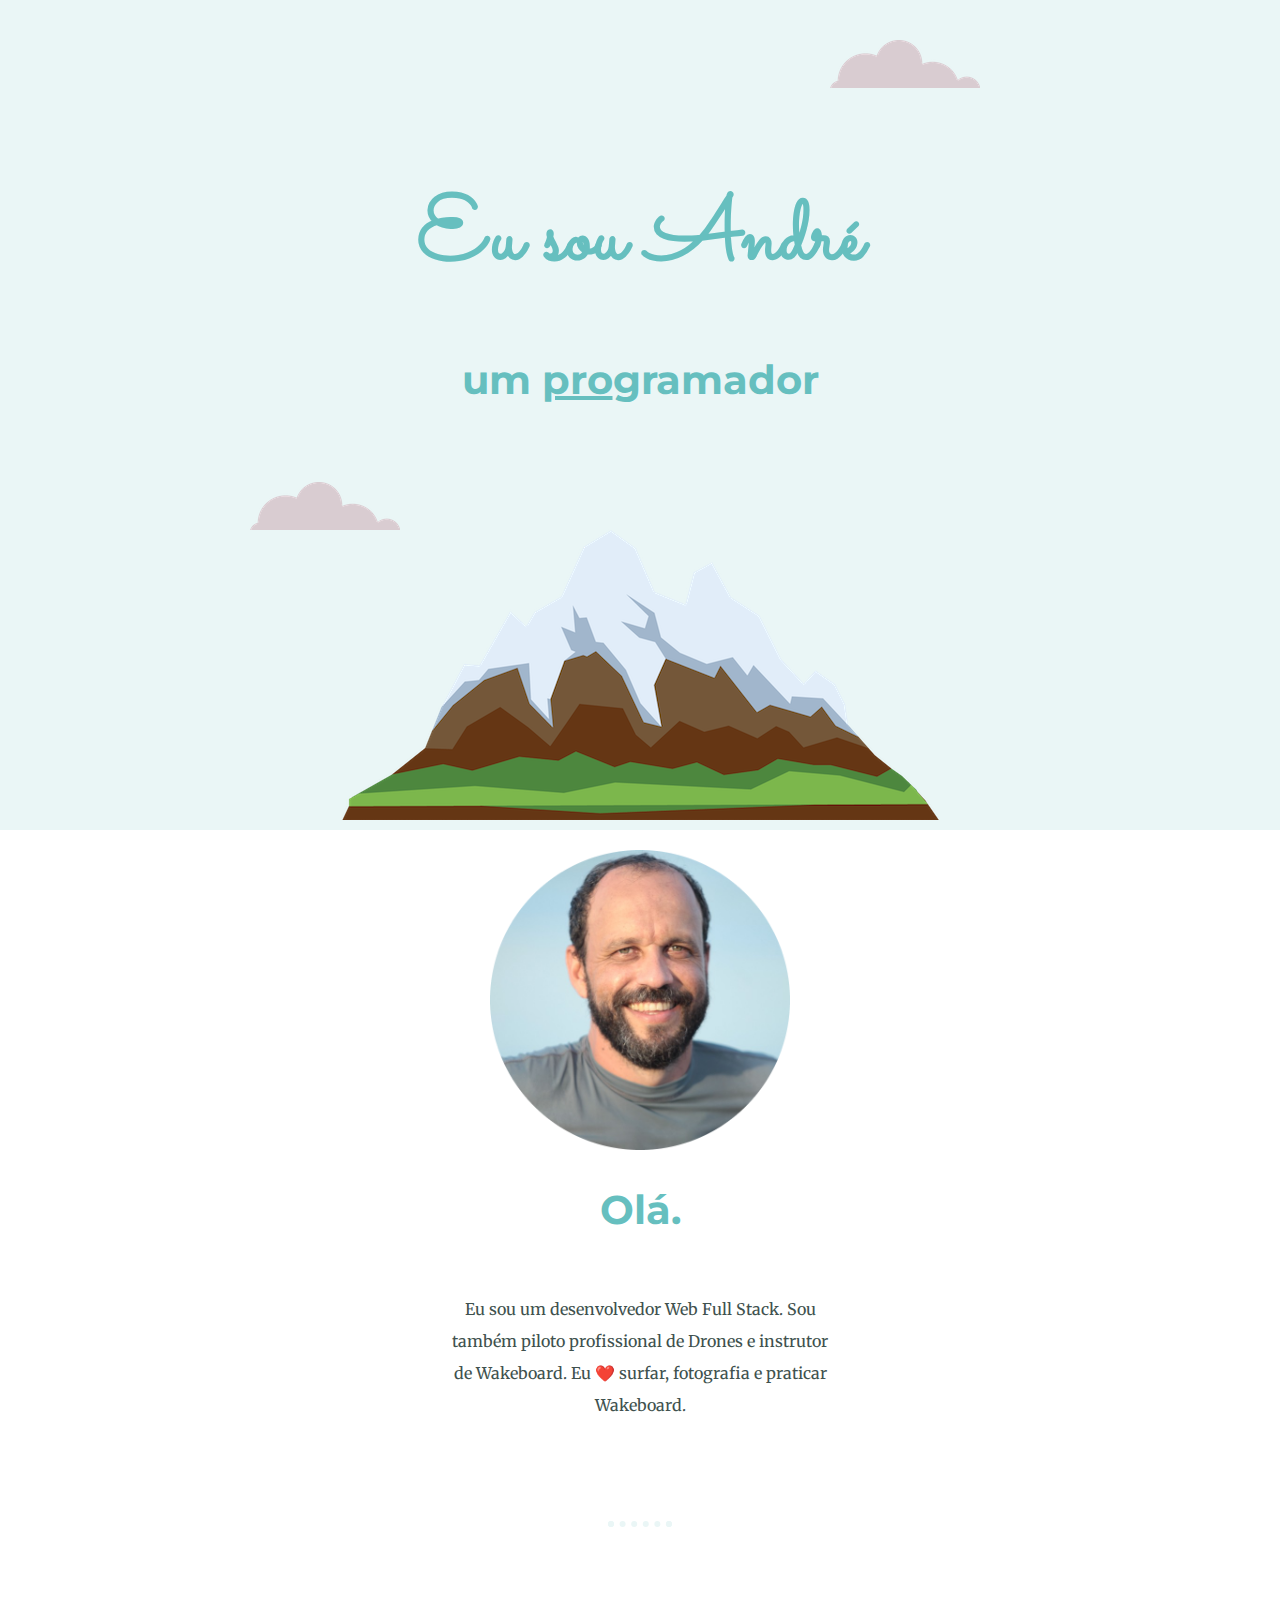
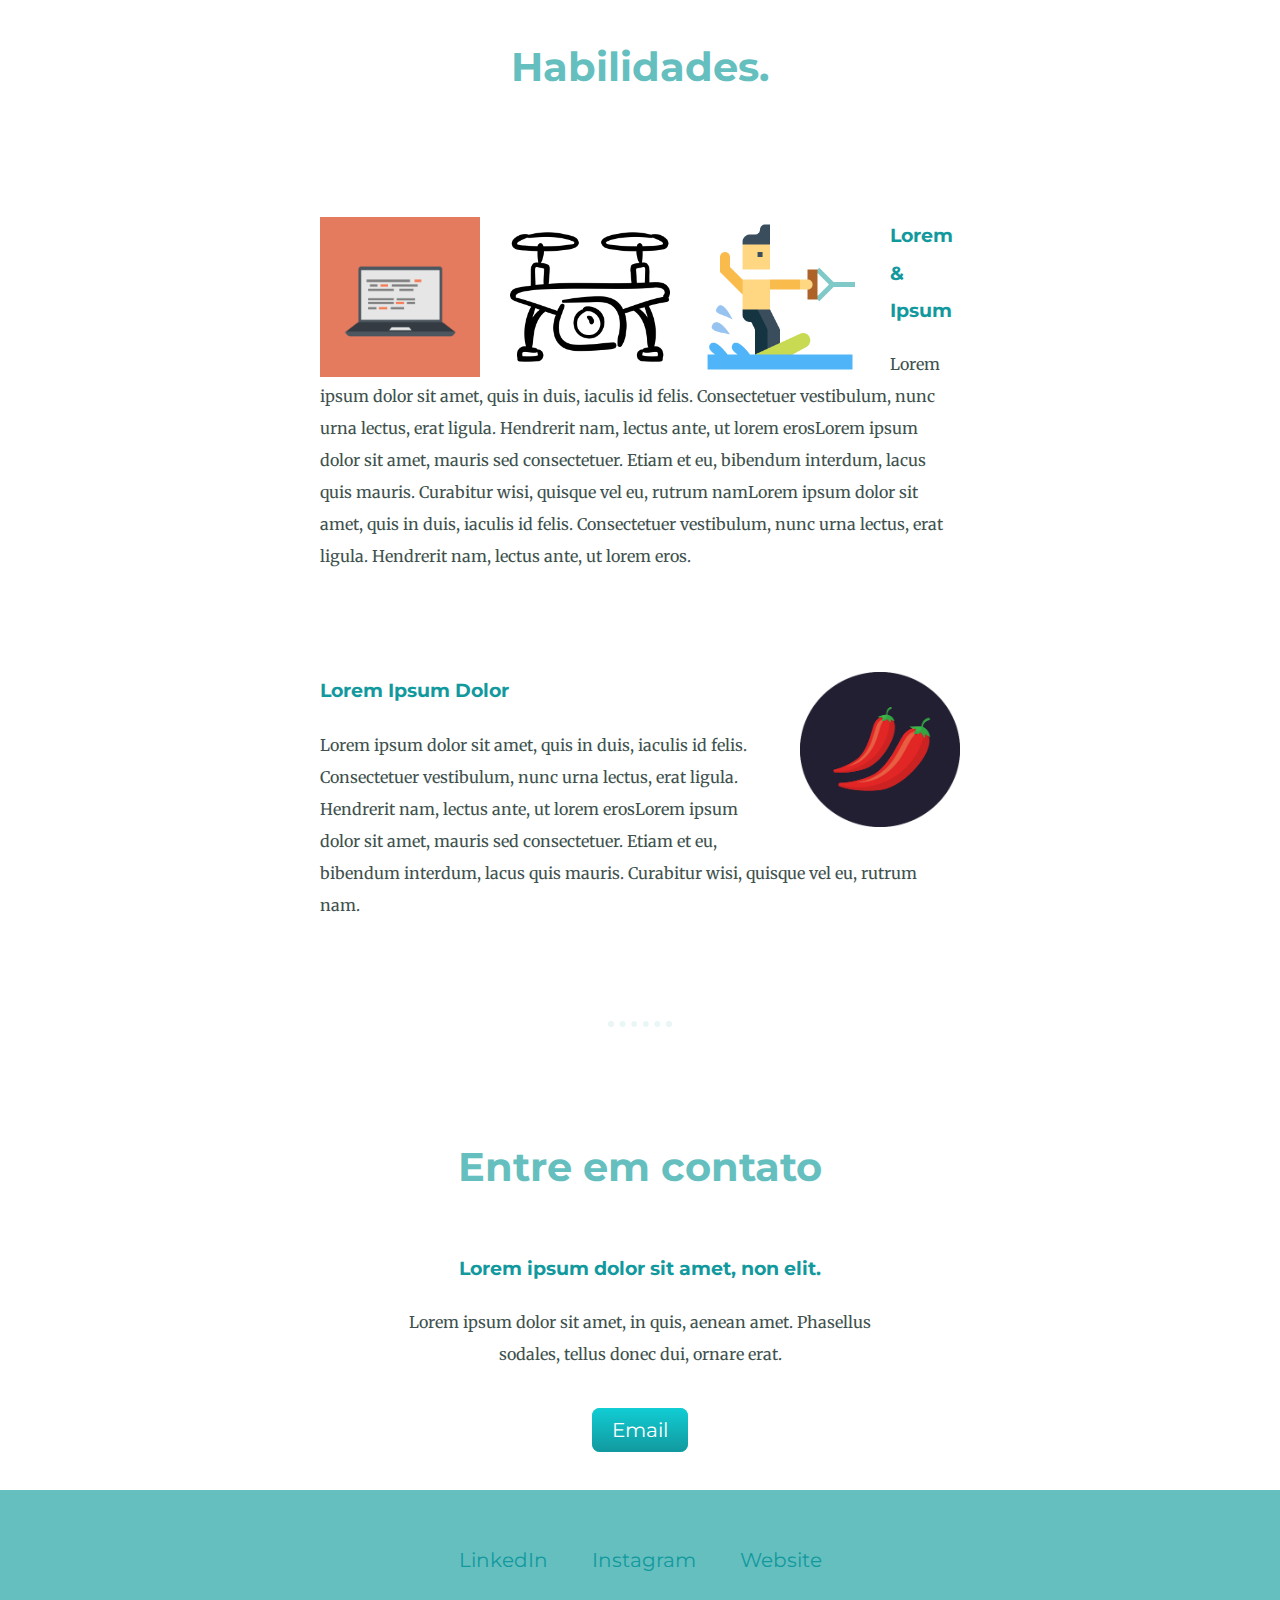
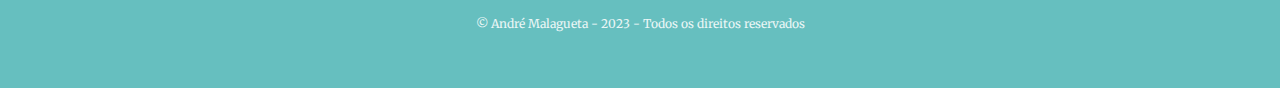
<file: index.html>
<!DOCTYPE html>
<html lang="br">
<head>
    <meta charset="UTF-8">
    <meta name="viewport" content="width=device-width, initial-scale=1.0">
    <title>André Malagueta</title>
    <link rel="stylesheet" href="css/syles.css">
    <link rel="icon" href="favicon.ico">
    <link rel="preconnect" href="https://fonts.googleapis.com">
    <link rel="preconnect" href="https://fonts.gstatic.com" crossorigin>
    <link href="https://fonts.googleapis.com/css2?family=Merriweather&family=Montserrat&family=Sacramento&display=swap" rel="stylesheet">
    

</head>
<body>
  
    <div class="top-container">
        <img class="topcloud" src="imagens/cloud.png" alt="cloud-img">
        <h1>Eu sou André</h1>
        <h2>um <span class="pro">pro</span>gramador</h2>
        <img class="bottomcloud" src="imagens/cloud.png" alt="cloud-img">
        <img src="imagens/mountain.png" alt="mountain-img">
        
    </div>
    <div class="middle-container">
        <div class="profile">
          <img src="imagens/Foto andre-modified.png" alt="imagem do perfil" width="300px">
          <h2 class="h2">Olá.</h2>
          <p class="intro" >Eu sou um desenvolvedor Web Full Stack. Sou também piloto profissional de Drones e instrutor de Wakeboard. Eu ❤️ surfar, fotografia e praticar Wakeboard.</p>
        </div>
        <hr>
        <div class="skills">
          <h2>Habilidades.</h2>
          <div class="skill-row">
            <img class="hab-img" src="imagens/computer.png" alt="imagem de um computador">
            <img class="hab-img" src="imagens/drone.png" alt="imagem de um drone">
            <img class="hab-img" src="imagens/water-skiing.png" alt="imagem de um wakeboarder" >
            <h3>Lorem & Ipsum</h3>
            <p>Lorem ipsum dolor sit amet, quis in duis, iaculis id felis. Consectetuer vestibulum, 
              nunc urna lectus, erat ligula. Hendrerit nam, lectus ante, ut lorem erosLorem ipsum dolor sit amet, mauris sed consectetuer. 
              Etiam et eu, bibendum interdum, lacus quis mauris. Curabitur wisi, quisque vel eu, rutrum namLorem ipsum dolor sit amet, quis in duis, iaculis id felis. Consectetuer vestibulum, nunc urna lectus, erat ligula. Hendrerit nam, lectus ante, ut lorem eros.</p>
          </div>
          <div class="skill-row">
            <img class="chilli-img" src="imagens/chillies.png" alt="">
            <h3>Lorem Ipsum Dolor</h3>
            <p>Lorem ipsum dolor sit amet, quis in duis, iaculis id felis. Consectetuer vestibulum,
               nunc urna lectus, erat ligula. Hendrerit nam, lectus ante, ut lorem erosLorem ipsum dolor sit amet, mauris sed consectetuer. 
               Etiam et eu, bibendum interdum, lacus quis mauris. Curabitur wisi, quisque vel eu, rutrum nam.</p>
          </div>
        </div>
        <hr>
        <div class="contact-me">
          <h2>Entre em contato</h2>
          <h3>Lorem ipsum dolor sit amet, non elit.</h3>
          <p class="contact-message">Lorem ipsum dolor sit amet, in quis, aenean amet. Phasellus sodales, tellus donec dui, ornare erat.</p>
          <a class="btn" href="mailto:andremalagueta@gmail.com">Email</a>
        </div>
      </div>
      
      
      <div class="bottom-container">

        <a class="footer-link" href="https://www.linkedin.com/in/andremalagueta/">LinkedIn</a>
        <a class="footer-link" href="https://www.instagram.com/andremalagueta">Instagram</a>
        <a class="footer-link" href="http://andremalagueta.github.io/cv/">Website</a>
        <p class="copyright">© André Malagueta - 2023 - Todos os direitos reservados</p>
      </div>
      

    
</body>
</html>
</file>
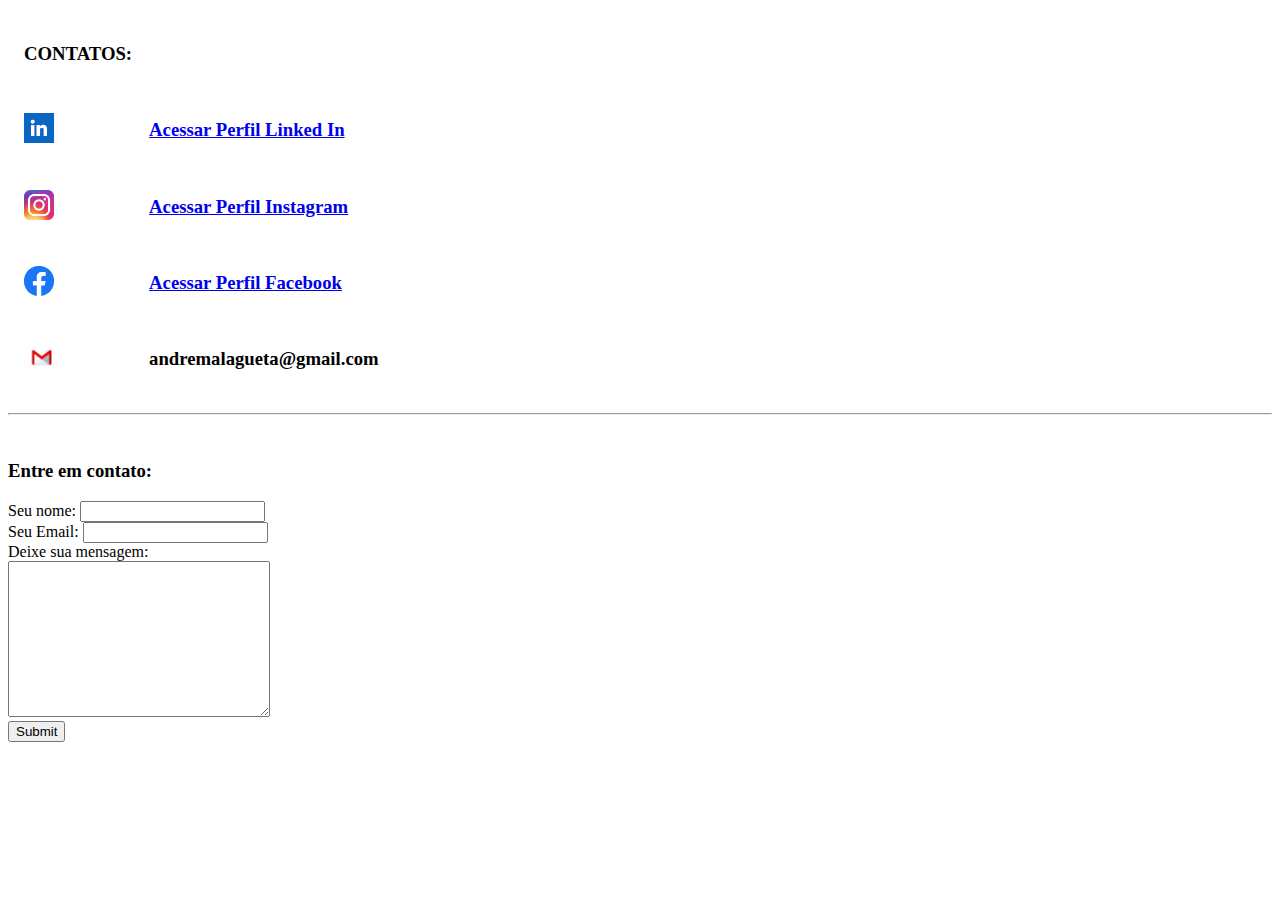
<file: contact.html>
<!DOCTYPE html>
<html lang="en">
<head>
    <meta charset="UTF-8">
    <meta http-equiv="X-UA-Compatible">
    <meta name="viewport" content="width=device-width, initial-scale=1.0">
    <title>Contato</title>
</head>
<body>
    <table cellspacing="15">
        <thead>
            <th>
                <h3>CONTATOS:</h3>
            </th>
        </thead>
        <tbody>
            <tr>
                <td><img width="30"src="imagens/linkedin.png" alt="Perfil Linked In"></td>
                <td><h3><a href="https://www.linkedin.com/in/andremalagueta/"> Acessar Perfil Linked In </a></h3> </td>
            </tr>
            <tr>
                <td><img width="30"src="imagens/instagram.jfif" alt="Perfil Instagram"></td>
                <td><h3><a href="https://www.instagram.com/andremalagueta/"> Acessar Perfil Instagram </a></h3> </td>

            </tr>
            <tr>
                <td><img width="30"src="imagens/facebook.png" alt="Perfil Facebook"></td>
                <td><h3><a href="https://www.facebook.com/andre.malagueta.3"> Acessar Perfil Facebook </a></h3> </td>
            </tr>
            <tr>
                <td><img width="35"src="imagens/mail.jfif" alt="Email de Andre Malagueta"></td>
                 <td><h3>andremalagueta@gmail.com</h3> </td>
            </tr>
    </table> 
   <hr><br>
            <h3>Entre em contato:</h3>
            <form action="mailto:andremalagueta@gmail.com" method="post" enctype="text/plain">
                <label>Seu nome:</label>
                <input type="text" name="Nome" value=""><br>
                <label>Seu Email:</label>
                <input type="email" name="Email"value=""><br>
                <label>Deixe sua mensagem:</label><br>
                <textarea name="Mensagem" cols="30" rows="10"></textarea><br>
                <input type="submit">
            </form>

  
       
           
        </tbody>
    
</body>
</html>
</file>
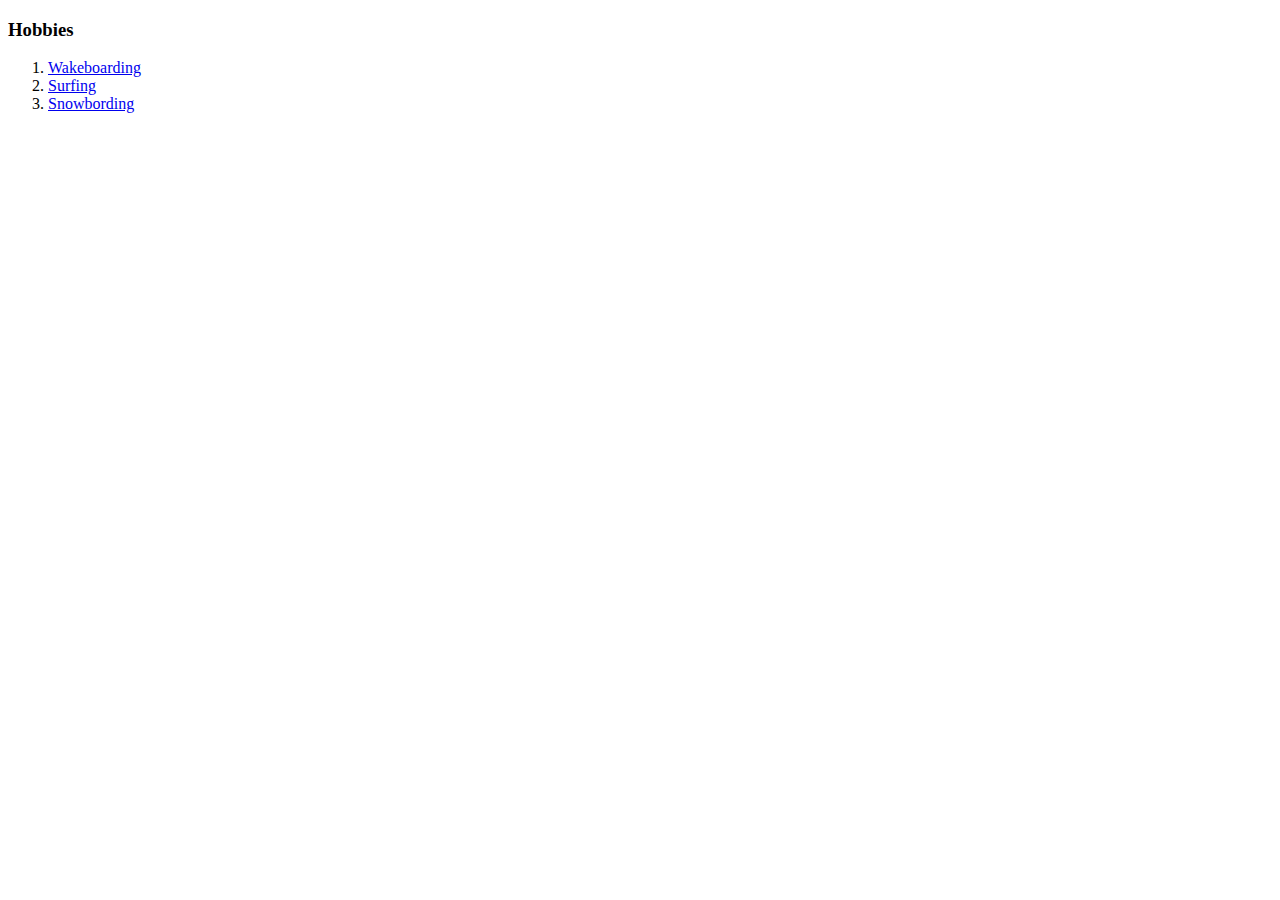
<file: hobbies.html>
<!DOCTYPE html>
<html lang="en">
<head>
    <meta charset="UTF-8">
    <meta http-equiv="X-UA-Compatible" content="IE=edge">
    <meta name="viewport" content="width=device-width, initial-scale=1.0">
    <title>Meus Hobbies</title>
</head>
<body>
    <h3>Hobbies</h3>
    <ol>
        <li><a href="https://www.instagram.com/p/Cb2VQllgv_V/">Wakeboarding</a></li>
        <li><a href="https://www.instagram.com/p/4KacD5M-Fs/">Surfing</a></li>
        <li><a href="https://www.instagram.com/p/CHQ9B16DuKo/">Snowbording</a></li>
    </ol>
</body>
</html>
</file>
<file: css/syles.css>
body {
    color: #40514E;
    font-family: 'Merriweather', serif;
    line-height: 2;
    margin: 0;
    text-align: center;
   

}

a {
    color:#11999E;
    font-family: 'Montserrat', sans-serif;
    margin: 10px 20px;
    text-decoration: none;
    font-size: 20px;
    
}

a:hover {

    color: #eaf6f6;
}

h1 {
    
    color: #66BFBF;
    font-family: 'Sacramento', cursive;
    font-size: 90px;
    margin: 50px auto 0 auto;

 
}
h2 {
    color: #66BFBF;
    font-family: 'Montserrat', sans-serif;
    font-size: 2.5rem;
    margin-top: 10px;
    padding-bottom: 10px;
    
}
h3 {
   
    color: #11999E;
    font-family: 'Montserrat', sans-serif;
    margin-top: 0;
}   
p{

    line-height: 2;
}

hr{
    border: dotted #eaf6f6 6px;
    border-bottom: none;
    width: 4%;
    margin: 100px auto 100px auto;
}



.top-container {
 
    background-color: #eaf6f6;
    padding-top: 100px;
    position: relative;

    

}

.mid-container {
 
    background-color: #eaf6f6;
    margin: 100px 0 100px 0 ;

}

.bottom-container {

    background-color: #66bfbf;
    color: #11999E;
    padding: 50px 0 20px;
     
    
}

.topcloud {
    position: absolute;
    right:300px;
    top: 40px;

}
.bottomcloud {
    bottom: 300px;
    left:250px;
    position: absolute;
    
    
}
.profile {
    margin-top: 20px;
}


.intro {
    
    width: 30%;
    margin: auto;

}

.copyright {

    color: #eaf6f6;
    font-size: 0.75em;
    padding: 20px 0;

}

.contact-me{
    margin-top: 20px;
    margin-bottom: 40px;


}

.contact-message {
    width: 40%;
    margin: auto auto 40px auto;
    
    
}

.pro {
    text-decoration: underline ;        
  
}

.skill-row {
    width: 50%;
    margin: 100px auto 100px auto;
    text-align: left;
}

.hab-img {
    width: 25%;
    float: left;
    margin-right: 30px;
}

.chilli-img {
    width: 25%;
    float: right;
    margin-left: 30px;
}



.btn {
    background: #11cdd4;
    background-image: -webkit-linear-gradient(top, #11cdd4, #11999E);
    background-image: -moz-linear-gradient(top, #11cdd4, #11999E);
    background-image: -ms-linear-gradient(top, #11cdd4, #11999E);
    background-image: -o-linear-gradient(top, #11cdd4, #11999E);
    background-image: linear-gradient(to bottom, #11cdd4, #11999E);
    -webkit-border-radius: 8;
    -moz-border-radius: 8;
    border-radius: 8px;
    font-family: 'Montserrat', sans-serif;
    color: #ffffff;
    font-size: 20px;
    padding: 10px 20px 10px 20px;
    text-decoration: none;
  }
  
  .btn:hover {
    background: #30e3cb;
    background-image: -webkit-linear-gradient(top, #30e3cb, #2bc4ad);
    background-image: -moz-linear-gradient(top, #30e3cb, #2bc4ad);
    background-image: -ms-linear-gradient(top, #30e3cb, #2bc4ad);
    background-image: -o-linear-gradient(top, #30e3cb, #2bc4ad);
    background-image: linear-gradient(to bottom, #30e3cb, #2bc4ad);
    text-decoration: none;
  }
</file>
